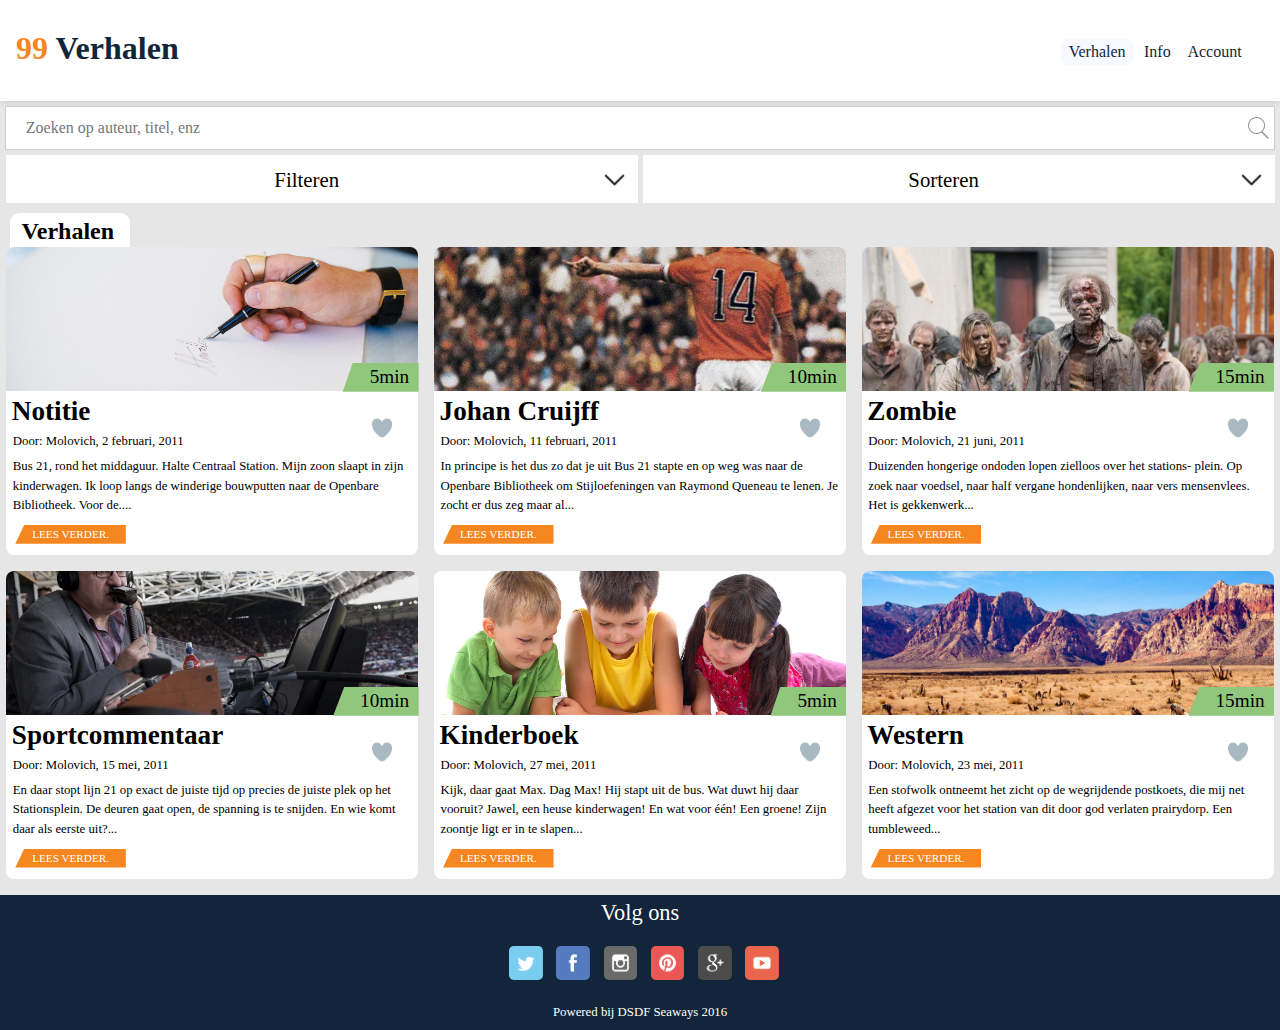
<file: Website eindopdracht/index.html>
<!DOCTYPE html>
<html lang="nl">

<head>
	<meta charset="UTF-8">
	<link rel="stylesheet" href="style.css">
    <meta name="viewport" content="width=device-width, initial-scale=1">
    <script src="https://ajax.googleapis.com/ajax/libs/jquery/2.1.3/jquery.min.js"></script>
    <script src="script.js"></script>
    <title>99 verhalen</title>
</head>

<body>
    <header>
        <div class="header-text">
            <h1><a href="index.html"><span class="nummer">99</span> Verhalen</a></h1>
                <nav>
                    <ul>
                        <li><a href="#" class="uitgelicht">Verhalen</a></li>
                        <li><a href="#">Info</a></li>
                        <li><a href="#">Account</a></li>
                    </ul>
                </nav>
        </div>
    </header>   

<!-- Zoek balk -->   
<form class="search-container">
    <input type="text" id="search-bar" placeholder="Zoeken op auteur, titel, enz">
    <a href="#"></a>
</form>

<!-- Sorteren filteren -->  
<div class="sortfilter">
    <div tabindex="0" class="onclick-menu-filteren">
        <img class="pijlicoon" src="images/pijlomlaag.png" alt="pijlomlaag">
            <ul class="onclick-menu-content">
                <li><span class="leestijd">Leestijd</span></li>
                <li><button>0  > 5 min</button></li>
                <li><button>5  > 10 min</button></li>
                <li><button>10 > langer</button></li>
            </ul>
    </div> 
    
    <div tabindex="0" class="onclick-menu-sorteren">
        <img class="pijlicoon" src="images/pijlomlaag.png" alt="pijlomlaag">
            <ul class="onclick-menu-content">
                <li><button>Aanraders</button></li>
                <li><button>Leestijd laag-hoog</button></li>
                <li><button>Leestijd hoog-laag</button></li>
            </ul>
    </div> 
</div>
    
<section>
    <h2>Verhalen</h2>
        <div class="fukol">  
        <div class="fukol-grid">
            <article>
                <div class="vijf"></div>
                    <p class="lengteverhaal">5min</p>
                        <h4>Notitie</h4>
                            <div class="heart like1" rel="like"></div>
                            <p>Door: Molovich, 2 februari, 2011 </p>
                            <p>Bus 21, rond het middaguur. Halte Centraal Station. Mijn zoon slaapt in zijn kinderwagen. Ik loop langs de winderige bouwputten naar de Openbare Bibliotheek. Voor de....</p>
                            <a href="notitie.html">
                                <button class="leesverder">Lees Verder.</button>
                            </a>
            </article>
            
            <article>
                <div class="zes"></div>
                    <p class="lengteverhaal">10min</p>
                        <h4>Johan Cruijff</h4>
                            <div class="heart like1" rel="like"></div>
                            <p>Door: Molovich, 11 februari, 2011 </p>
                            <p>In principe is het dus zo dat je uit Bus 21 stapte en op weg was naar de Openbare Bibliotheek om Stijloefeningen van Raymond Queneau te lenen. Je zocht er dus zeg maar al...</p>
                            <a href="cruijf.html">
                                <button class="leesverder">Lees Verder.</button>
                            </a>
            </article>
            
            <article>
                <div class="een"></div>
                        <p class="lengteverhaal">15min</p>
                        <h4>Zombie</h4>
                            <div class="heart like1" rel="like"></div>
                            <p>Door: Molovich, 21 juni, 2011 </p>
                            <p>Duizenden hongerige ondoden lopen zielloos over het stations- plein. Op zoek naar voedsel, naar half vergane hondenlijken, naar vers mensenvlees. Het is gekkenwerk...</p>
                            <a href="zombie.html">
                                <button class="leesverder">Lees Verder.</button>
                            </a>
            </article>
            
            <article>
                <div class="twee"></div>
                        <p class="lengteverhaal">10min</p>
                        <h4>Sportcommentaar</h4>
                            <div class="heart like1" rel="like"></div>
                            <p>Door: Molovich, 15 mei, 2011 </p>
                            <p>En daar stopt lijn 21 op exact de juiste tijd op precies de juiste plek op het Stationsplein. De deuren gaat open, de spanning is te snijden. En wie komt daar als eerste uit?...</p>
                            <button class="leesverder">Lees Verder.</button>
            </article>
            
            <article>
                <div class="drie"></div>
                    <p class="lengteverhaal">5min</p>
                        <h4>Kinderboek</h4>
                            <div class="heart like1" rel="like"></div>
                            <p>Door: Molovich, 27 mei, 2011 </p>
                            <p>Kijk, daar gaat Max. Dag Max! Hij stapt uit de bus. Wat duwt hij daar vooruit? Jawel, een heuse kinderwagen! En wat voor één! Een groene! Zijn zoontje ligt er in te slapen...</p>
                            <button class="leesverder">Lees Verder.</button>
            </article>
            
            <article>
                <div class="vier"></div>
                    <p class="lengteverhaal">15min</p>
                        <h4>Western</h4>
                            <div class="heart like1" rel="like"></div>
                            <p>Door: Molovich, 23 mei, 2011 </p>
                            <p>Een stofwolk ontneemt het zicht op de wegrijdende postkoets, die mij net heeft afgezet voor het station van dit door god verlaten prairydorp. Een tumbleweed...</p>
                            <button class="leesverder">Lees Verder.</button>
            </article>
        </div>
        </div>
</section> 

    
<footer>
    <h7>Volg ons</h7>
        <ul class="social">
            <li><a href="#"><img class="footerimg" src="images/twitter.png" alt="twittericoon"></a></li>
            <li><a href="#"><img class="footerimg" src="images/facebook.png" alt="facebookicoon"></a></li>
            <li><a href="#"><img class="footerimg" src="images/instagram.png" alt="instagramicoon"></a></li>
            <li><a href="#"><img class="footerimg" src="images/pinterest.png" alt="pinteresticoon"></a></li>
            <li><a href="#"><img class="footerimg" src="images/googleplus.png" alt="googleplusicoon"></a></li>
            <li><a href="#"><img class="footerimg" src="images/youtube.png" alt="youtubeicoon"></a></li>
        </ul>
    <p>Powered bij DSDF Seaways 2016</p> 
</footer>

</body>
</html>
</file>
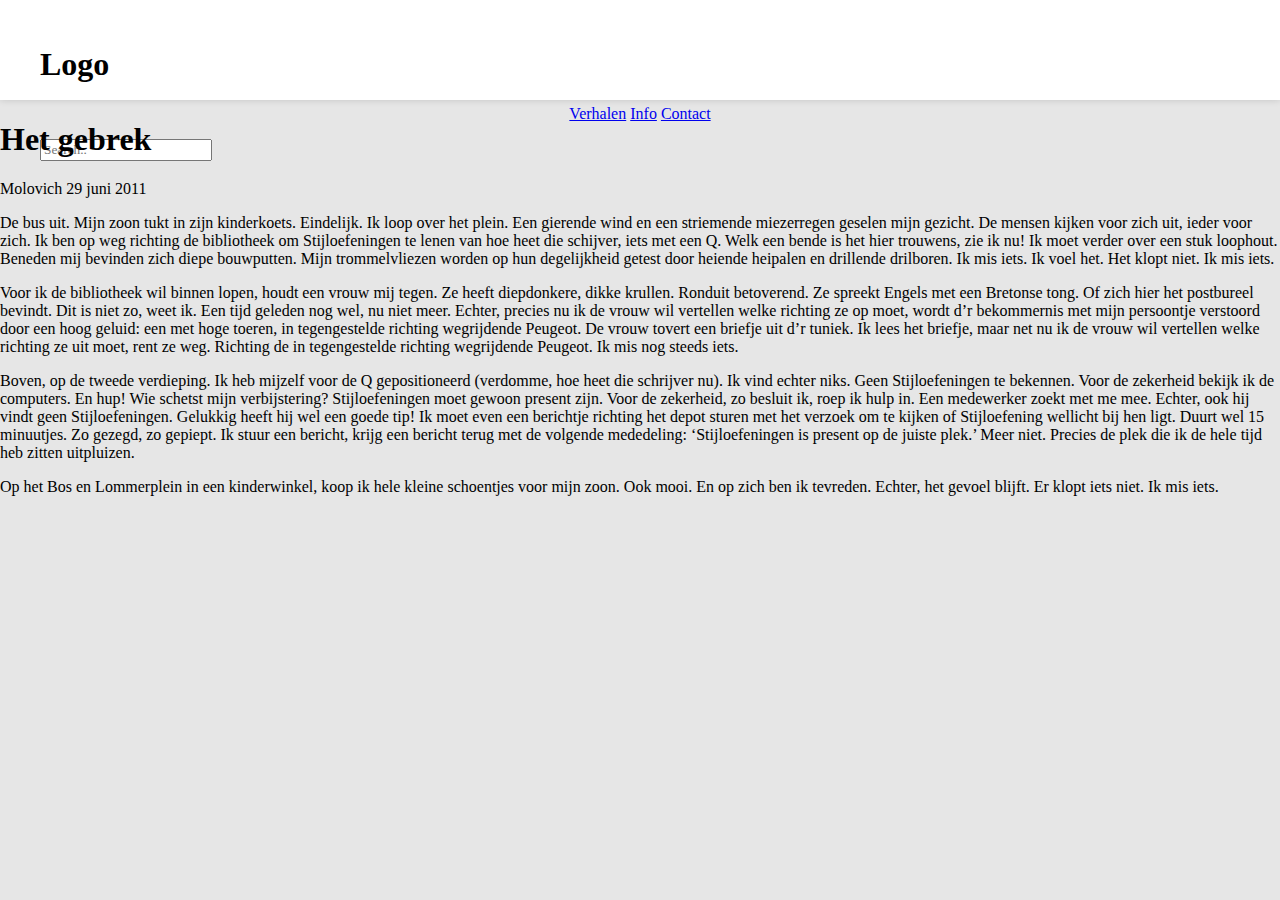
<file: Detailpagina.html>
<!DOCTYPE html>
<html lang="en">

<head>
	<meta charset="UTF-8">
	<link rel="stylesheet" href="style.css">
    <meta name="viewport" content="width=device-width, initial-scale=1">
    <title>99 verhalen</title>
</head>
<body>
<header>
    <h1>Logo</h1>
    <nav>
        <ul>
			<li><a href="index.html">Verhalen</a></li>
			<li><a href="info.html">Info</a></li>
			<li><a href="contact.html">Contact</a></li>
		</ul>
		<input type="text" name="search" placeholder="Search..">
	</nav>    
</header>
    
    <main>
        <!-- Het verhaal -->
		<section>
			<h1>Het gebrek</h1><span class="auteur">Molovich</span>
			<time datetime="2011-11-09">29 juni 2011</time>
			<!-- VERHAAL-->
			<p>De bus uit. Mijn zoon tukt in zijn kinderkoets. Eindelijk. Ik loop over het plein. Een gierende wind en een striemende miezerregen geselen mijn gezicht. De mensen kijken voor zich uit, ieder voor zich. Ik ben op weg richting de bibliotheek om Stijloefeningen te lenen van hoe heet die schijver, iets met een Q. Welk een bende is het hier trouwens, zie ik nu! Ik moet verder over een stuk loophout. Beneden mij bevinden zich diepe bouwputten. Mijn trommelvliezen worden op hun degelijkheid getest door heiende heipalen en drillende drilboren. Ik mis iets. Ik voel het. Het klopt niet. Ik mis iets.</p>
			<p>Voor ik de bibliotheek wil binnen lopen, houdt een vrouw mij tegen. Ze heeft diepdonkere, dikke krullen. Ronduit betoverend. Ze spreekt Engels met een Bretonse tong. Of zich hier het postbureel bevindt. Dit is niet zo, weet ik. Een tijd geleden nog wel, nu niet meer. Echter, precies nu ik de vrouw wil vertellen welke richting ze op moet, wordt d’r bekommernis met mijn persoontje verstoord door een hoog geluid: een met hoge toeren, in tegengestelde richting wegrijdende Peugeot. De vrouw tovert een briefje uit d’r tuniek. Ik lees het briefje, maar net nu ik de vrouw wil vertellen welke richting ze uit moet, rent ze weg. Richting de in tegengestelde richting wegrijdende Peugeot. Ik mis nog steeds iets.

</p>
			<p>Boven, op de tweede verdieping. Ik heb mijzelf voor de Q gepositioneerd (verdomme, hoe heet die schrijver nu). Ik vind echter niks. Geen Stijloefeningen te bekennen. Voor de zekerheid bekijk ik de computers. En hup! Wie schetst mijn verbijstering? Stijloefeningen moet gewoon present zijn. Voor de zekerheid, zo besluit ik, roep ik hulp in. Een medewerker zoekt met me mee. Echter, ook hij vindt geen Stijloefeningen. Gelukkig heeft hij wel een goede tip! Ik moet even een berichtje richting het depot sturen met het verzoek om te kijken of Stijloefening wellicht bij hen ligt. Duurt wel 15 minuutjes. Zo gezegd, zo gepiept. Ik stuur een bericht, krijg een bericht terug met de volgende mededeling: ‘Stijloefeningen is present op de juiste plek.’ Meer niet. Precies de plek die ik de hele tijd heb zitten uitpluizen.</p>
			<p>Op het Bos en Lommerplein in een kinderwinkel, koop ik hele kleine schoentjes voor mijn zoon. Ook mooi. En op zich ben ik tevreden. Echter, het gevoel blijft. Er klopt iets niet. Ik mis iets.</p>
		</section>
		</main>
</body>   
</html>
</file>
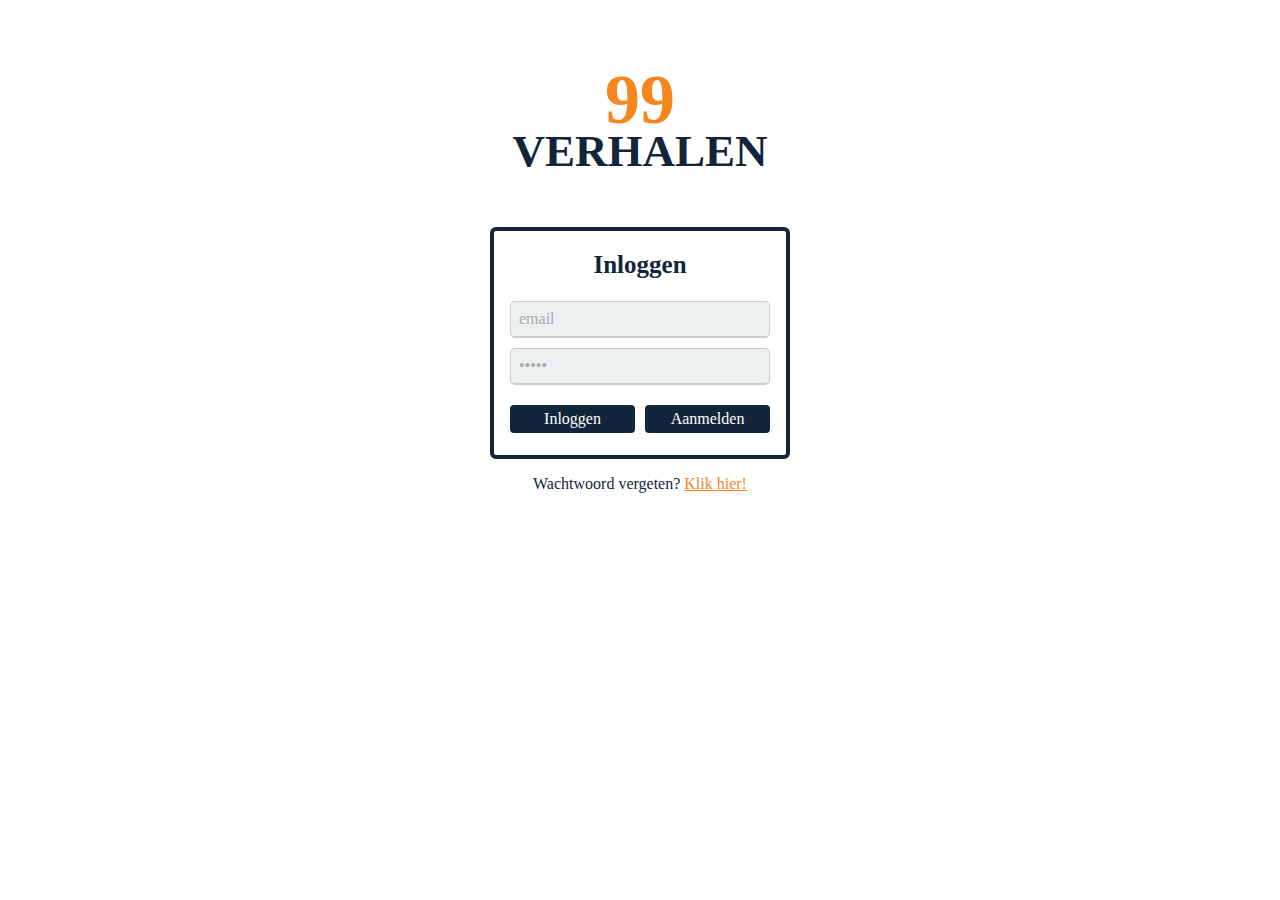
<file: login.html>
<!DOCTYPE html>
<html lang="en">

<head>
	<meta charset="UTF-8">
	<link rel="stylesheet" href="style.css">
    <meta name="viewport" content="width=device-width, initial-scale=1">
    <title>99 verhalen</title>
</head>

<body class="loginachtergrond">
    
<main>
    <!-- Login formulier -->
    
    <h1 class="logo1">99</h1>
    <h1 class="logo2">VERHALEN</h1>
    
    <form method="post" action="index.html">
<div class="box">
<h5>Inloggen</h5>

<input type="email" name="email" value="email" class="invoer" />
  
<input type="password" name="wachtwoord" value="email" class="invoer" />
  
<a href="index.html"><div class="knop1">Inloggen</div></a> 

<a href="index.html"><div class="knop2">Aanmelden</div></a> 
  
</div> <!-- End Box -->
  
</form>

<p class="vergeten">Wachtwoord vergeten? <a class="klik" href="index.html">Klik hier!</a></p>
        
</main>
</file>
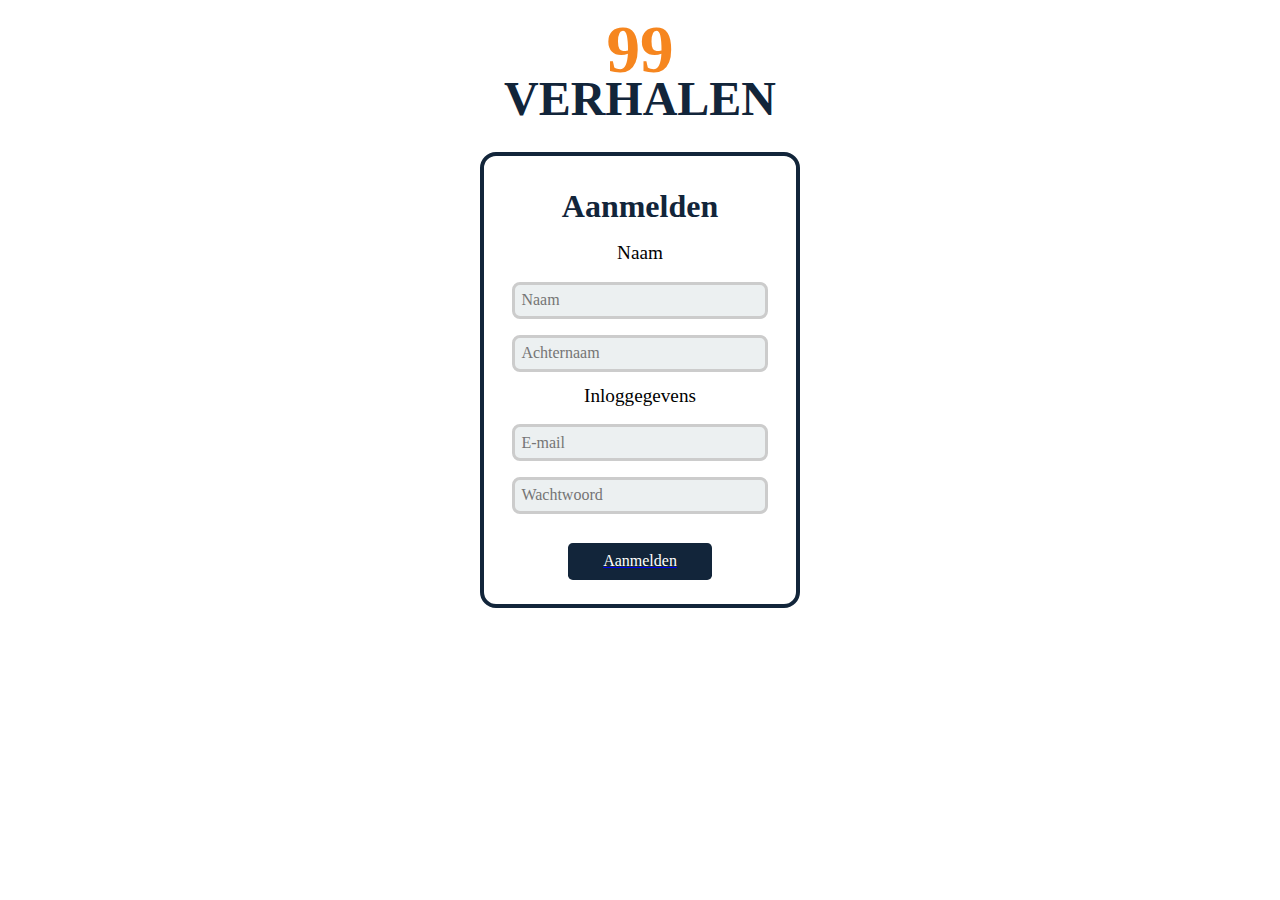
<file: Website eindopdracht/aanmeldpagina.html>
<!DOCTYPE html>
<html lang="nl">

<head>
	<meta charset="UTF-8">
	<link rel="stylesheet" href="style.css">
    <meta name="viewport" content="width=device-width, initial-scale=1">
    <title>99 verhalen</title>
</head>
    
<body class="loginachtergrond">
    <main>
        <!-- Titel/logo -->
        <h1 class="logo1">99</h1>
        <h1 class="logo2">VERHALEN</h1>
            <div class="aanmelden">
                <h5>Aanmelden</h5>
                    <form>
                              <fieldset>
                            <legend>Naam</legend>
                                <input id="name" required placeholder="Naam" class="invoer">
                                <input id="lastname" required placeholder="Achternaam" class="invoer">
                        </fieldset>
            
                        <fieldset>
                            <legend>Inloggegevens</legend>
                                <input type="email" name="email" required placeholder="E-mail" class="invoer"> 
                                <input type="password" name="password" required placeholder="Wachtwoord" class="invoer">
                        </fieldset>
                                <!-- Knop -->
                                <a href="index.html"><div class="aanmeldknop">Aanmelden</div></a>
                    </form>
            </div>
    </main>  
</body>
</file>
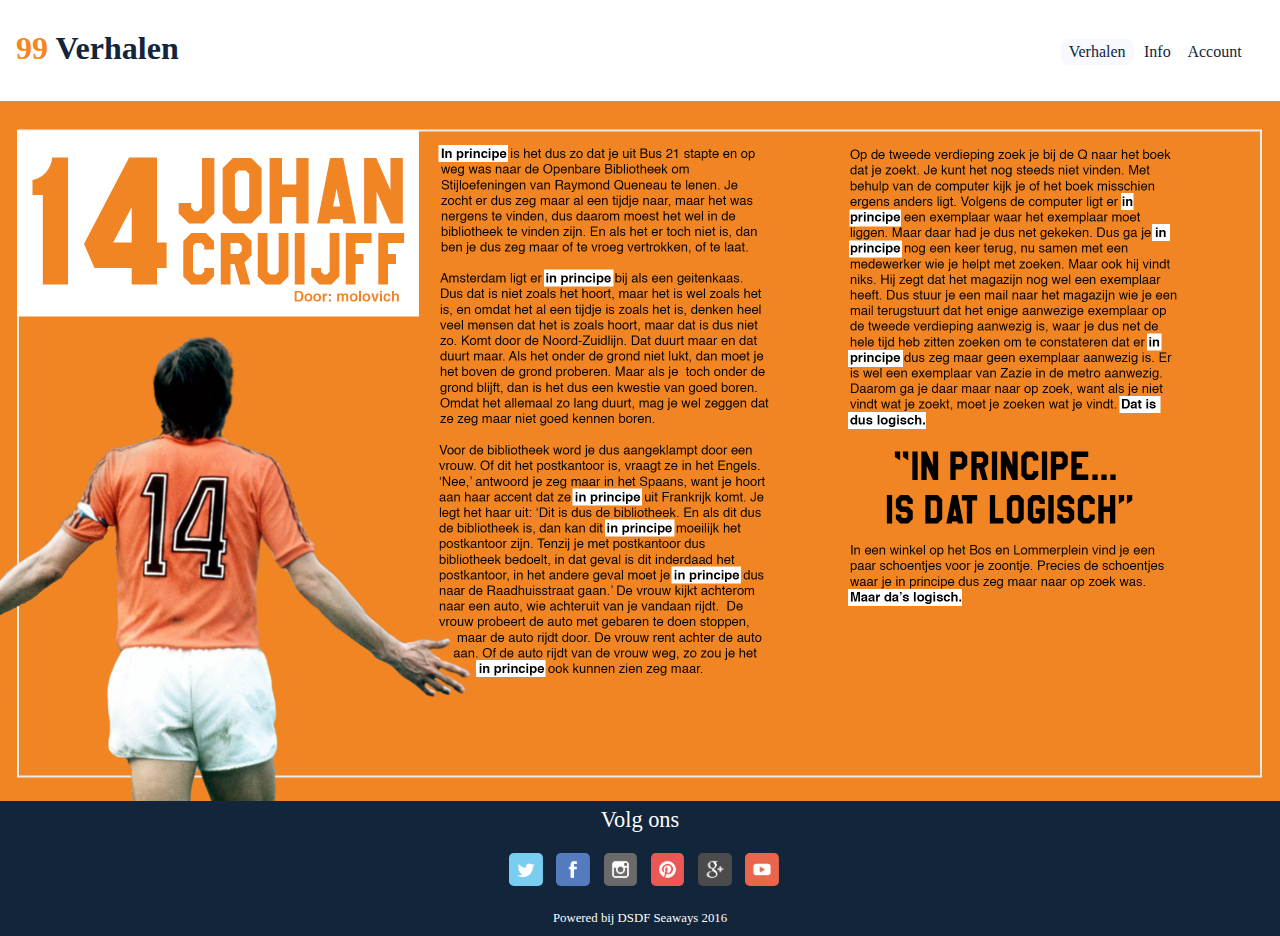
<file: Website eindopdracht/cruijf.html>
<!DOCTYPE html>
<html lang="nl">

<head>
	<meta charset="UTF-8">
	<link rel="stylesheet" href="style.css">
    <meta name="viewport" content="width=device-width, initial-scale=1">
    <title>99 verhalen</title>
</head>

<body>
    <header>
        <div class="header-text">
            <h1><a href="index.html"><span class="nummer">99</span> Verhalen</a></h1>
                <nav>
                    <ul>
                        <li><a href="index.html" class="uitgelicht">Verhalen</a></li>
                        <li><a href="#">Info</a></li>
                        <li><a href="#">Account</a></li>
                    </ul>
                </nav>
        </div>
    </header> 
        
    <main>
        <section>
            <div>
                <img class="cruijffmobile" alt="cruijff" src="images/cruijffmobile.png">
            </div>
            
            <div>
                <img class="cruijfftablet" alt="cruijff" src="images/cruijfftablet.png">
            </div>
                
            <div>
                <img class="cruijffdesktop" alt="cruijff" src="images/cruijffdesktop.png">
            </div>
        </section>
    </main> 
    
    <footer>
        <h7>Volg ons</h7>
            <ul class="social">
                <li><a href="#"><img class="footerimg" src="images/twitter.png" alt="twittericoon"></a></li>
                <li><a href="#"><img class="footerimg" src="images/facebook.png" alt="facebookicoon"></a></li>
                <li><a href="#"><img class="footerimg" src="images/instagram.png" alt="instagramicoon"></a></li>
                <li><a href="#"><img class="footerimg" src="images/pinterest.png" alt="pinteresticoon"></a></li>
                <li><a href="#"><img class="footerimg" src="images/googleplus.png" alt="googleplusicoon"></a></li>
                <li><a href="#"><img class="footerimg" src="images/youtube.png" alt="youtubeicoon"></a></li>
            </ul>
        <p>Powered bij DSDF Seaways 2016</p> 
    </footer>
    
</body>
</file>
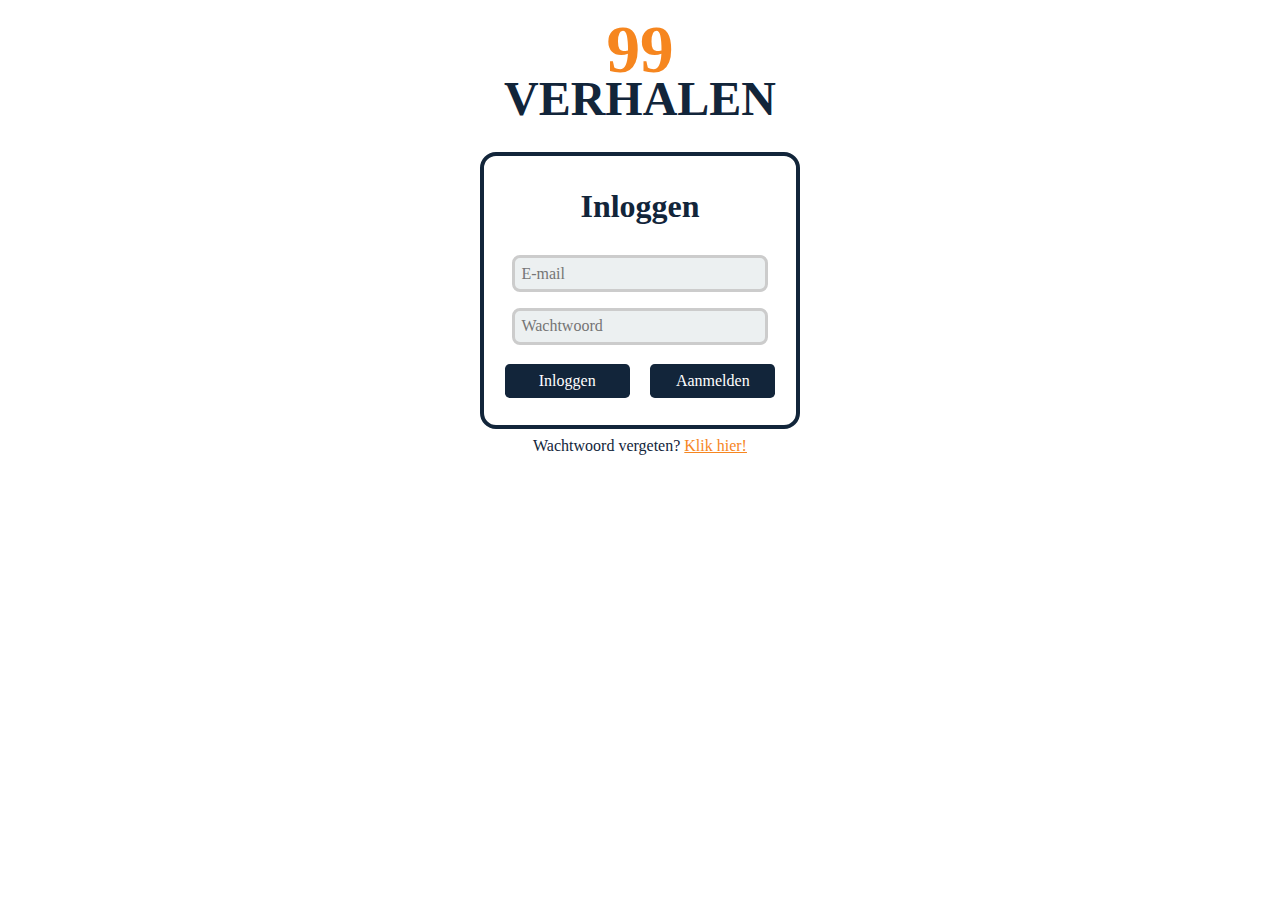
<file: Website eindopdracht/login.html>
<!DOCTYPE html>
<html lang="en">

<head>
	<meta charset="UTF-8">
	<link rel="stylesheet" href="style.css">
    <meta name="viewport" content="width=device-width, initial-scale=1">
    <title>99 verhalen</title>
</head>

<body class="loginachtergrond">
    <main>
        <!-- Titel/logo -->
        <h1 class="logo1">99</h1>
        <h1 class="logo2">VERHALEN</h1>

        <!-- Inlogbox -->
        <form method="post" action="index.html">
            <div class="box">
                <h5>Inloggen</h5>

                    <!-- invoervelden -->
                    <input type="email" name="email" required placeholder="E-mail" class="invoer"> 
                                <input type="password" name="password" required placeholder="Wachtwoord" class="invoer">

                    <!-- Knoppen -->
                    <a href="index.html"><div class="knoppen">Inloggen</div></a> 
                    <a href="aanmeldpagina.html"><div class="knoppen">Aanmelden</div></a> 
            </div> 
        </form>

        <!-- WW vergeten/aanmelden -->
        <p class="vergeten">Wachtwoord vergeten? <a class="klik" href="index.html">Klik hier!</a></p>

    </main>
</body>
</html>
</file>
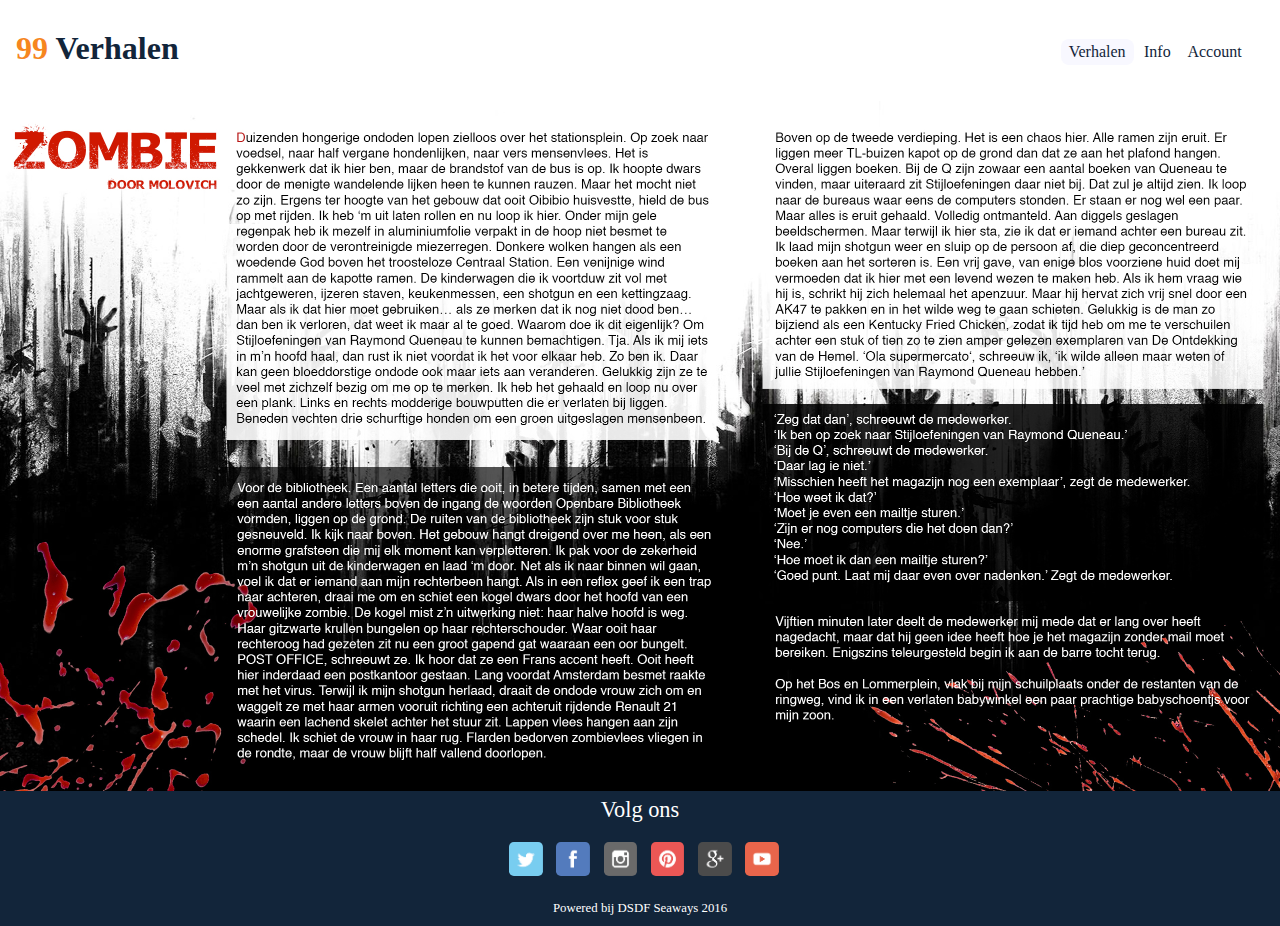
<file: Website eindopdracht/zombie.html>
<!DOCTYPE html>
<html lang="nl">

<head>
	<meta charset="UTF-8">
	<link rel="stylesheet" href="style.css">
    <meta name="viewport" content="width=device-width, initial-scale=1">
    <title>99 verhalen</title>
</head>

<body>
    <header>
        <div class="header-text">
            <h1><a href="index.html"><span class="nummer">99</span> Verhalen</a></h1>
                <nav>
                    <ul>
                        <li><a href="index.html" class="uitgelicht">Verhalen</a></li>
                        <li><a href="#">Info</a></li>
                        <li><a href="#">Account</a></li>
                    </ul>
                </nav>
        </div>
    </header>  
        
    <main>
        <section>
            <div>
                <img class="zombiemobile" alt="zombie" src="images/zombiemobile.jpg">
            </div>
                
            <div>
                <img class="zombietablet" alt="zombie" src="images/zombietablet.jpg">
            </div>
            
            <div>
                <img class="zombiedesktop" alt="zombie" src="images/zombiedesktop.jpg">
            </div>
        </section>
    </main>
    
    <footer>
        <h7>Volg ons</h7>
            <ul class="social">
                <li><a href="#"><img class="footerimg" src="images/twitter.png" alt="twittericoon"></a></li>
                <li><a href="#"><img class="footerimg" src="images/facebook.png" alt="facebookicoon"></a></li>
                <li><a href="#"><img class="footerimg" src="images/instagram.png" alt="instagramicoon"></a></li>
                <li><a href="#"><img class="footerimg" src="images/pinterest.png" alt="pinteresticoon"></a></li>
                <li><a href="#"><img class="footerimg" src="images/googleplus.png" alt="googleplusicoon"></a></li>
                <li><a href="#"><img class="footerimg" src="images/youtube.png" alt="youtubeicoon"></a></li>
            </ul>
        <p>Powered bij DSDF Seaways 2016</p> 
    </footer>
    
</body>
</file>
<file: Website eindopdracht/style.css>
@font-face {
    font-family: 'DFDS';
    src: '/fonts/dfds-bold.ttf';
    src: '/fonts/dfds-light.ttf';
}

* {
    box-sizing: border-box;
    list-style-type: none;
    outline: none;
    font-family: DFDS-light;
    text-rendering: optimizeLegibility;
    -webkit-font-smoothing: antialiased;
    -webkit-transition: all 0.2s ease;
    -moz-transition:    all 0.2s ease;
    -ms-transition:     all 0.2s ease;
    -o-transition:      all 0.2s ease;
}

body {
    font-family: 'DFDS';
    background-color: #e6e6e6;
    margin: 0 auto;
    line-height: 1.5;
}

/* ----------------
Header
------------------*/

header{
	padding: 1em 0em;
	box-sizing:border-box;
	box-shadow: 0 0 0.5em 0 rgba(0, 0, 0, 0.15);
	height: 6.3em;
	background-color: #fff;
}

.nummer{
    color: #f6861f
}

header .header-text {
	max-width: 200em;
	text-align: center;
	margin: 0 auto;
}
header .header-text h1{
	float: left;
	line-height: 2em;
	margin-left: 0.5em;
    margin-top: 0em; 
}

/* header links */

header .header-text a {
	color: #12253a;
	text-decoration: none;
}

header .header-text nav{
	line-height: 2.5em;
	float: right;
}

header .header-text nav a{
	display: inline-block;
	padding: 0 0.4em;
	text-decoration:none;
	color: #12253a;
	line-height:1;
}

header .header-text nav a:hover {
    background-color: #12253a;
    color: white;
}

header .header-text nav a.uitgelicht:hover {
    background-color: #12253a;
    color: white;
}

header .header-text nav a.uitgelicht {
	background-color: ghostwhite;
	color: #12253a;
	border-radius: 0.5em;
	padding: 0.3em 0.5em;
}

ul  {
    display: block;
    list-style-type: none;
    text-align: center;
    margin-right: 2em;
}

li{
    display: inline;
}

/* ----------------
Header responsive 
------------------*/

@media screen and (min-width: 16em) and (max-width: 50em) {
	header {
		padding: 1em 0;
		height: 6em;
        width: ;
	}

	header .header-text h1 {
		float: none;
		margin: 0em; 0 1.4em;
		text-align: center;
		font-size: 2.2em;
		line-height: 1;
	}

	header .header-text nav {
		line-height: 1;
		float:none;
	}

	header .header-text nav a {
		font-size: 1em;
        margin-top: -0.8em;
	}
}

/*-----------------------------
ZOEKEN
-------------------------------*/

.search-container{
    display: block;
    align-self: center;
    padding: 0.3em;
}

input#search-bar{
    background-image: url(images/zoekicoon.png);
    background-size: 2em;
    background-repeat: no-repeat;
    background-position: right;
    width: 100%;
    height: 2.8em;
    padding: 0 1.25em;
    font-size: 1em;
    border: 0.1em solid #D0CFCE;
    &:focus{
        transition: 0.35s ease;
        &::-webkit-input-placeholder{
          transition: opacity 0.45s ease; 
          opacity: 0;
         }
        &::-moz-placeholder {
          transition: opacity 0.45s ease; 
          opacity: 0;
         }
        &:-ms-placeholder {
         transition: opacity 0.45s ease; 
         opacity: 0;
     }    
   }
 }

/* ----------------
DROPDOWN sorteren
------------------*/

.sortfilter {
    display: flex;
    width: 100%;
    padding-right: 0.3em;
}

.onclick-menu-content  {
    display: flex;
    flex-direction: column;
    font-size: 1em;
    text-align: center;
    margin-top: 0.4em;
    width: 47%;
    
}

li{
    display: inline;
}

.leestijd {
    margin-right: 2em;
    font-size: 1em;
    margin-bottom: -0.1em;
}

.onclick-menu-sorteren {
    display: inline-block;
    background-color: white;
    text-align: center;
    cursor: pointer;
    font-size: 1.3em;
    max-height: 20em;
    padding: 0.4em;
    margin-left: 0.23em;
    width: 100%;
}
.onclick-menu-sorteren:before {
    content: "Sorteren";
}

.onclick-menu-sorteren:focus {
    pointer-events: none;
}

.onclick-menu-sorteren:focus .onclick-menu-content {
    opacity: 1;
    visibility: visible;
    pointer-events: auto;
}

.onclick-menu-content {
    position: absolute;
    background-color: white;
    z-index: 1;
    margin-left: -0.3em;
    opacity: 0;
    visibility: hidden;
    transition: visibility 0.5s;
}

li button {
    border: none;
    background-color: white;
    font-size: 0.75em;
    color: #12253a;
    text-align: center;
    margin-right: 2em;
}

li button:hover{
    background: #12253a;
    color: white;
}

/* ----------------
DROPDOWN filteren
------------------*/

li{
    display: inline;
}

.onclick-menu-filteren {
    display: inline-block;
    background-color: white;
    text-align: center;
    cursor: pointer;
    font-size: 1.3em;
    max-height: 20em;
    padding: 0.4em;
    margin-left: 0.3em;
    width: 100%;
}

.onclick-menu-filteren:before {
    content: "Filteren";
}

.onclick-menu-filteren:focus {
    pointer-events: none;
}

.onclick-menu-filteren:focus .onclick-menu-content {
    opacity: 1;
    visibility: visible;
}

.onclick-menu-content {
    position: absolute;
    background-color: white;
    z-index: 1;
    opacity: 0;
    visibility: hidden;
    transition: visibility 0.5s;
}

.pijlicoon {
    float: right;
    width: 1.5em;
}

/* ----------------
MAIN
------------------*/

h2{
    display: flex;
    text-align: center; 
    background-color: white;
    width: 5em;
    padding: 0em 0.2em 0.2em 0.5em;
    margin: 0.4em 0em -0.6em 0.4em;
    border-radius: 0.4em 0.4em 0 0;
    
}

h4{
    font-size: 1.7em;
    margin-top: 0em;
    margin-bottom: 0em;
    padding-left: 0.2em;
}

p {
    margin-top: auto;
    margin-bottom: 0.5em;
    font-size: 0.8em;
    padding-left: 0.5em;
    padding-right: 0.5em;
}

.lengteverhaal {
    float: right;
    background: #91c67d;
    font-size: 1.2em;
    padding-left: 1.4em;
    margin-top: -1.46em;
    margin-right: -0.03em;
    -webkit-clip-path: polygon(13% 0, 100% 0%, 100% 100%, 0% 100%);
}

/* Artikel afbeeldingen */
.een {
    background-image: url(images/zombie.jpg); 
}

.twee {
    background-image: url(images/commentator.jpg);
}

.drie {
    background-image: url(images/kinderboek.jpg);
}

.vier {
    background-image: url(images/western.jpg); 
}

.vijf {
    background-image: url(images/note.jpg); 
}

.zes {
    background-image: url(images/cruijff.jpg); 
}

article div {
    background-size: cover;
    width: 100%;
    height: 9em;
    background-repeat: no-repeat;
    border-radius: 0.5em 0.5em 0 0;
    background-position: 0;
    opacity: 1;
	-webkit-transition: .3s ease-in-out;
	transition: .3s ease-in-out;
}

article div:hover {
    opacity: .7;
}

/* The Fukol CSS 'grid system' van https://github.com/Heydon/fukol-grids */

.fukol-grid {
    padding-left: 0.4em;
    padding-right: 0.4em;
    display: flex;
    flex-wrap: wrap;
    margin: -0.5em;
    padding-bottom: 1em;
}

.fukol-grid > * {
    flex: 1 0 10em;
    margin: 0.5em;
    max-width: 100%;
    border-radius: 0.5em;
    flex-basis: calc(100% - 1em);
}

/*  FUKOL STYLES */

.fukol-grid > * {
    background: white;
    width: 50%;
    
}

@media screen and (min-width: 42em) {
	.fukol-grid > * {
     flex-basis: calc(50% - 1em);   
	}
}

@media screen and (min-width: 69em) {
	.fukol-grid > * {
     flex-basis: calc(30% - 1em);   
	}
}

.leesverder {
    text-transform: uppercase;
    border: none;
    background-color: #f6861f;
    padding: 0.3em 1.5em;
    margin-left: 0.8em;
    margin-bottom: 1em;
    font-size: 0.7em;
    color: white;
    -webkit-clip-path: polygon(8% 0, 100% 0%, 100% 100%, 0% 100%);
    cursor: pointer;
}

.leesverder:hover {
    Background color: white;
    color: #12253a;
    padding: 0.3em 1.4em;
    font-size: 0.8em;
    box-shadow: 0.2em 0.2em #12253a;
    -webkit-transform: translateX(-3px);
}

.leesverder:active {
    padding: 0.6em 1.8em;
    font-size: 0.7em;
}
/* ----------------
FOOTER
------------------*/

footer {
    background-color: #12253a;
    color: white;
    padding: 0.1em;
    text-align: center;
    
}

.footerimg {
    width: 2.1em;
    margin-left: 0.3em;
    margin-right: 0.3em;
    text-align: center;
    border-radius: 0.3em;
}

.footerimg:hover {
    width: 2.25em;
}

h7 {
    font-size: 1.4em;
}

/*----------------
VERHAAL 1
-----------------*/

.cruijffmobile {
    width: 100%;
    margin-bottom: -0.5em;
}

@media screen and (min-width: 40em) {
	.cruijffmobile {
     display: none;
	}
}

.cruijfftablet {
    display: none;
    margin-bottom: -0.4em;
}

@media screen and (min-width: 40em) and (max-width: 63em) {
	.cruijfftablet {
        display: block;
        width: 100%;
        margin-bottom: -0.4em;
	}
}

.cruijffdesktop {
    display: none;
}

@media screen and (min-width: 63em) {
	.cruijffdesktop {
     width: 100%;
    display: block;
	}
}

/*----------------
VERHAAL 2
-----------------*/
.notitiemobile {
    width: 100%;
    margin-bottom: -0.5em;
}

@media screen and (min-width: 36em) {
	.notitiemobile {
     display: none;
	}
}

.notitietablet {
    display: none;
    margin-bottom: -0.4em;
}

@media screen and (min-width: 36em) and (max-width: 63em) {
	.notitietablet {
        display: block;
        width: 100%;
        margin-top: -0.4em;
	}
}

.notitiedesktop {
    display: none;
}

@media screen and (min-width: 63em) {
	.notitiedesktop {
        width: 100%;
        display: block;
	}
}

/*----------------
VERHAAL 3
-----------------*/

.zombiemobile {
    width: 100%;
    margin-bottom: -0.5em;
}

@media screen and (min-width: 40em) {
	.zombiemobile {
     display: none;
	}
}

.zombietablet {
    display: none;
    margin-bottom: -0.4em;
}

@media screen and (min-width: 40em) and (max-width: 63em) {
	.zombietablet {
        display: block;
        width: 100%;
        margin-top: -0.4em;
	}
}

.zombiedesktop {
    display: none;
}

@media screen and (min-width: 63em) {
	.zombiedesktop {
     width: 100%;
    display: block;
	}
}

/*----------------
INLOGPAGINA
-----------------*/

.logo1 {
    text-align: center;
    font-size: 4.2em;
    color: #f6861f;
    margin-top: 0em;
    margin-bottom: -0.57em;
}

.logo2 {
    text-align: center;
    font-size: 3em;
    color: #12253a;
    margin-top: 0em;
    margin-bottom: -0.3em;
}

.loginachtergrond {
    background-color: white;
}

h5 {
    color: #12253a;
    text-align: center;
    font-size: 2em;
    margin-bottom: 0.3em;
    margin-top: 0.8em;
}

.box {
    background: white;
    text-align: center;
    width: 20em;
    border-radius: 1em;
    margin-top: 2em;
    margin-left: auto;
    margin-right: auto;
    padding: 0em 0em 5em 0em;
    border: #12253a 0.3em solid; 
}

.invoer{
    background:#ecf0f1;
    border: #ccc 0.2em solid;
    border-bottom: #ccc 0.2em solid;
    padding: 0.4em;
    width:16em;
    color:#AAAAAA;
    margin-top: 1em;
    font-size:1em;
    border-radius: 0.5em;
}

.knoppen {
    float:left;
    background:#12253a;
    width: 7.8em;
    padding: 0.3em;
    color: white;
    border-radius: 0.3em;
    margin-top: 1.2em;
    margin-bottom: 1em;
    margin-left: 1.3em;
    cursor: pointer;
}

.knoppen:hover{
  background:#f6861f; 
}

.vergeten {
    text-align: center;
    color:#12253a;
    font-size: 1em;
    margin-top: 0.3em;
}

.klik {
    color: #f6861f
}

/*----------------
AANMELDEN
-----------------*/

.aanmelden {
    background: white;
    border-radius: 1em;
    width: 20em;
    border-radius: 1em;
    margin: 0 auto 0 auto;
    padding: 0em 0em 5em 0em;
    border: #12253a 0.3em solid; 
    margin-top: 2em;
    text-align: center;
}

fieldset {
    border: none;
}

legend{
    font-size: 1.2em;
    text-align: center;
    margin-top: 1em;
    margin-left: auto;
    margin-right: auto;
    margin-bottom: -0.4em;
}

.aanmeldknop {
    background:#12253a;
    width: 9em;
    padding: 0.4em;
    color: white;
    border-radius: 0.3em;
    margin-top: 1.2em;
    margin-bottom: -3.5em;
    margin-left: auto;
    margin-right: auto;
    cursor: pointer;
}

.aanmeldknop:hover{
    background:#f6861f; 
}

input:invalid:focus {    
    border: 2px solid red;
    outline: none;
}

input:valid{
    border: 2px solid green;
    outline: none;
}

/*----------------
HEART van tutorial http://www.9lessons.info/2015/11/twitter-heart-button-css3-animation.html#block
-----------------*/
.heart {
	    background: url(images/hart.png);
        float: right;
        margin-top: -2.5em;
	    height: 3em;
	    width: 4.5em;
	    cursor: pointer;
        background-size:2900%
}

.heart:focus{
    background-position: right;
	}

    @-webkit-keyframes heartBlast {
    0% {
	    background-position: left;
	}
	100% {
	    background-position: right;
	}
	}
	

.heartAnimation {
        display: inline-block;
        -webkit-animation-name: heartBlast;
        animation-name: heartBlast;
        -webkit-animation-duration: .8s;
        animation-duration: .8s;
        -webkit-animation-iteration-count: 1;
        animation-iteration-count: 1;
        -webkit-animation-timing-function: steps(28);
        animation-timing-function: steps(28);
        background-position: right;
    }
</file>
<file: style.css>
@font-face {
    font-family: 'DFDS';
    src: '/fonts/dfds-bold.ttf';
    src: '/fonts/dfds-light.ttf';
}

* {
    box-sizing: border-box;
    list-style-type: none;
    font-family: DFDS-light;
    text-rendering: optimizeLegibility;
    -webkit-font-smoothing: antialiased;
    -webkit-transition: all 0.2s ease;
}

body {
    font-family: 'DFDS';
    background-color: #e6e6e6;
    margin: auto;
}

/*-------------
HEADER
---------------*/

header{
	padding: 25px 40px;
	box-sizing:border-box;
	box-shadow: 0 0 7px 0 rgba(0, 0, 0, 0.15);
	height: 100px;
	background-color: #fff;
}

.nummer{
    color: #f6861f
}

header .header-text {
	max-width: 1200px;
	text-align: center;
	margin: 0 auto;
}
header .header-text h1{
	float: left;
	line-height: 40px;
	margin: 0;
}

/* header links */

header .header-text a {
	color: #12253a;
	text-decoration: none;
}

header .header-text nav{
	line-height: 40px;
	float: right;
}

header .header-text nav a{
	display: inline-block;
	padding: 0 5px;
	text-decoration:none;
	color: #12253a;
	line-height:1;
}

header .header-text nav a:hover {
    background-color: #12253a;
    color: white;
}

header .header-text nav a.uitgelicht:hover {
    background-color: #12253a;
    color: white;
}

header .header-text nav a.uitgelicht {
	background-color: ghostwhite;
	color: #12253a;
	border-radius: 3px;
	padding:6px 10px;
}

/* ----------------
Header responsive 
------------------*/

@media screen and (max-width: 600px) {
	.header {
		padding: 20px 0;
		height: 85px;
	}

	header .header-text h1 {
		float: none;
		margin: -8px 0 10px;
		text-align: center;
		font-size: 30px;
		line-height: 1;
	}

	header .header-text nav {
		line-height: 1;
		float:none;
	}

	header .header-text nav a {
		font-size: 16px;
	}
}

/*-----------------------------
ZOEKBALK
-------------------------------*/

.search-container{
    width: 400px;
    display: block;
    margin: 10 auto;
    padding: 5px;
}

input#search-bar{
  margin: 0 auto;
  width: 100%;
  height: 45px;
  padding: 0 20px;
  font-size: 1rem;
  border: 1px solid #D0CFCE;
  outline: none;
  &:focus{
    border: 1px solid #008ABF;
    transition: 0.35s ease;
    color: #008ABF;
    &::-webkit-input-placeholder{
      transition: opacity 0.45s ease; 
  	  opacity: 0;
     }
    &::-moz-placeholder {
      transition: opacity 0.45s ease; 
  	  opacity: 0;
     }
    &:-ms-placeholder {
     transition: opacity 0.45s ease; 
  	 opacity: 0;
     }    
   }
 }

.search-icon{
  position: relative;
  float: right;
  width: 75px;
  height: 75px;
  top: -62px;
  right: -15px;
}

/*-----------------------------
Sorteren drop down
-------------------------------*/

ul  {
    display: block;
    list-style-type: none;
    text-align: center;
    margin: 1em;
    padding: 0em;
}

li{
    display: inline;
}

.onclick-menu {
    position: relative;
    display: block;
    background-color: white;
    text-align: center;
    font-size: 20px;
    max-width: 150px;
    max-height: 20em;
    padding: 10px;
    margin-left: 5px;
}
.onclick-menu:before {
    content: "Sorteren";
}

.onclick-menu:focus {
    /* clicking on label should toggle the menu */
    pointer-events: none;
}

.onclick-menu:focus .onclick-menu-content {
    /*  opacity is 1 in opened state (see below) */
    opacity: 1;
    visibility: visible;

    /* don't let pointer-events affect descendant elements */
    pointer-events: auto;
}
.onclick-menu-content {
    position: absolute;
    background-color: white;
    z-index: 1;

    /* use opacity to fake immediate toggle */
    opacity: 0;
    visibility: hidden;
    transition: visibility 0.5s;
}

li button {
    text-transform: uppercase;
    border: none;
    background-color: white;
    padding: 0.1em 1em;
    font-size: 14px;
    color: #12253a;
    max-width: 100px;
}

li button:hover{
    background: #12253a;
    color: white;
}

/* ----------------
ARTIKELEN
------------------*/

h2{
    display: flex;
    text-align: center;
    padding: 5px;
    background-color: white;
    width: 120px;
    padding: 0px 7px 5px 11px;
    margin: 15px 0px -8px 5px;
    border-radius: 0.4em 0.4em 0 0;
}

.verhalen {
    display: flex;
    flex-direction: column;
    flex-wrap: wrap;
    padding-left: 5px;
    padding-right: 5px;
}

article {
    width: 0 auto;
    max-width: 24em;
    background-color: white;
    border-radius: 10px;
    padding: 2%;
    margin-bottom: 10px;
    margin-right: 10px;
}

h4{
    font-size: 20px;
    margin-top: 8px;
    margin-bottom: -5px;
}

@media screen and (min-width: 600px) {
  .verhalen {
    display: flex;
    flex-direction: row;
    margin-right: 3em;
    flex-wrap: wrap;
  }
}

.leesverder {
    text-transform: uppercase;
    border: none;
    background-color: #f6861f;
    padding: 0.3em 1.5em;
    font-size: 14px;
    color: white;
    -webkit-clip-path: polygon(8% 0, 100% 0%, 100% 100%, 0% 100%);
}

.leesverder:hover {
    Background color: white;
    Color: #12253a;
}

.trending {
    display: none;
}

@media screen and (min-width: 1243px) {
    .trending {
    display: flex;
    flex-direction: column;
    float: right;
    }
}

footer {
    background-color: #12253a;
    color: white;
    padding: 10px;
    text-align: center;
}

/*----------------
INLOG
-----------------*/

.logo1 {
    text-align: center;
    font-size: 70px;
    color: #f6861f;
    margin-top: 60px;
    margin-bottom: 0px;
}

.logo2 {
    text-align: center;
    font-size: 45px;
    color: #12253a;
    margin-top: -15px;
    margin-bottom: 50px
}

.loginachtergrond {
    background-color: white;
}

h5 {
    color: #12253a;
    text-align: center;
    font-size: 25px;
    margin-bottom: 12px;
    margin-top: 20px;
}

.box {
    background: white;
    border-radius: 1em;
    text-align: center;
    width:300px;
    border-radius:6px;
    margin: 0 auto 0 auto;
    padding:0px 0px 70px 0px;
    border: #12253a 4px solid; 
}

.invoer{
    background:#ecf0f1;
    border: #ccc 1px solid;
    border-bottom: #ccc 2px solid;
    padding: 8px;
    width:260px;
    color:#AAAAAA;
    margin-top:10px;
    font-size:1em;
    border-radius:5px;
}

.knop1 {
    float:left;
    background:#12253a;
    width:125px;
    padding: 5px;
    color: white;
    border-radius: 4px;
    margin-top:20px;
    margin-bottom:20px;
    margin-left:16px;
}

.knop1:hover{
  background:#f6861f; 
}

.knop2 {
    float:left;
    background:#12253a;
    width:125px;
    padding: 5px;
    color:white;
    border-radius:4px;
    margin-top:20px;
    margin-bottom:20px;
    margin-left:10px;
}

.knop2:hover {
    background:#f6861f; 
}

.vergeten {
    text-align: center;
    color:#12253a;
}

.klik {
    color: #f6861f
}
</file>
